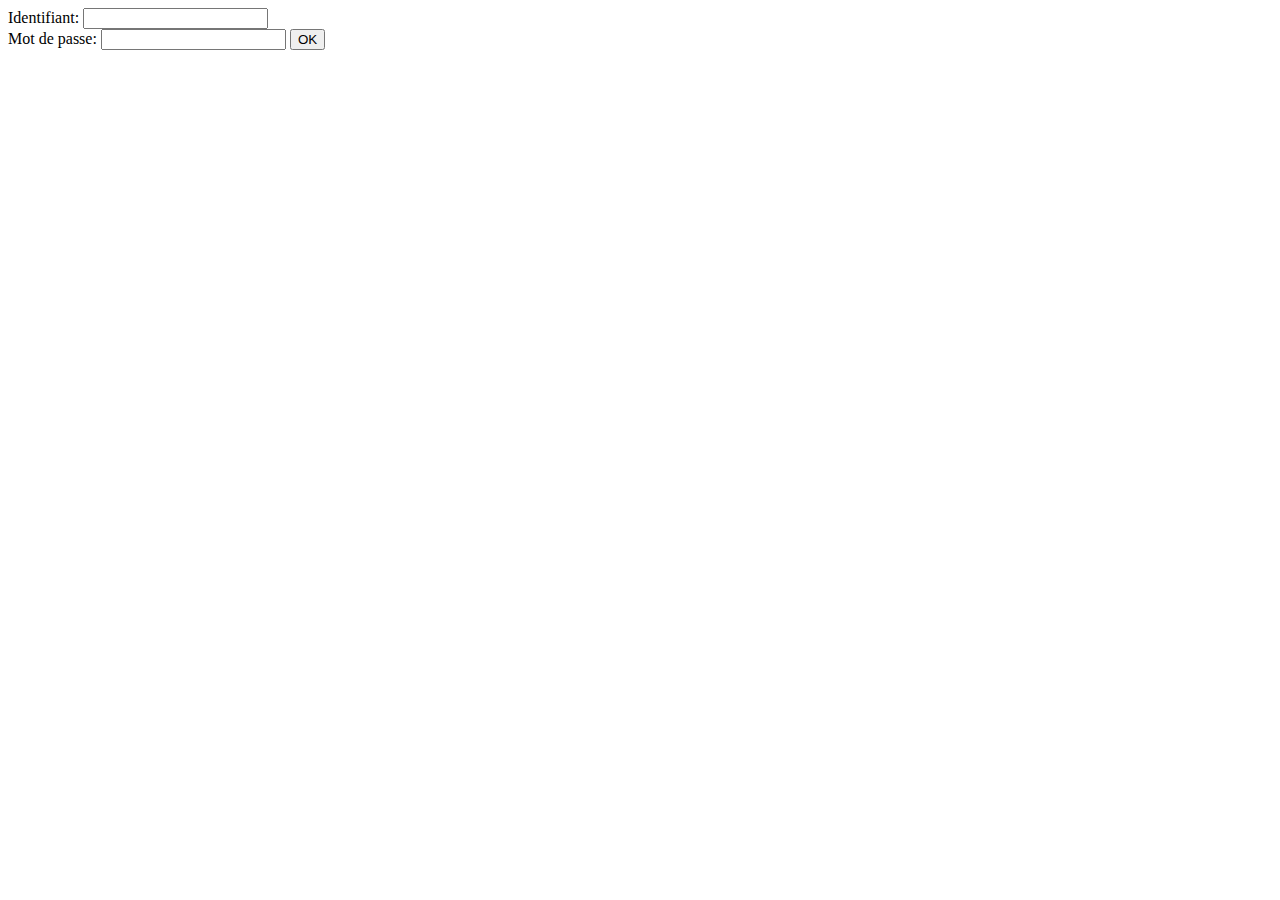
<file: D04/ex01/index.html>
<html><body>
<form action ="create.php" method="post">
    Identifiant: <input type="text" name = "login"/>
    </br>
    Mot de passe: <input type="password" name = "passwd"/>
   <input type="submit" name="submit" value="OK"/>
</form>
</body></html>
</file>
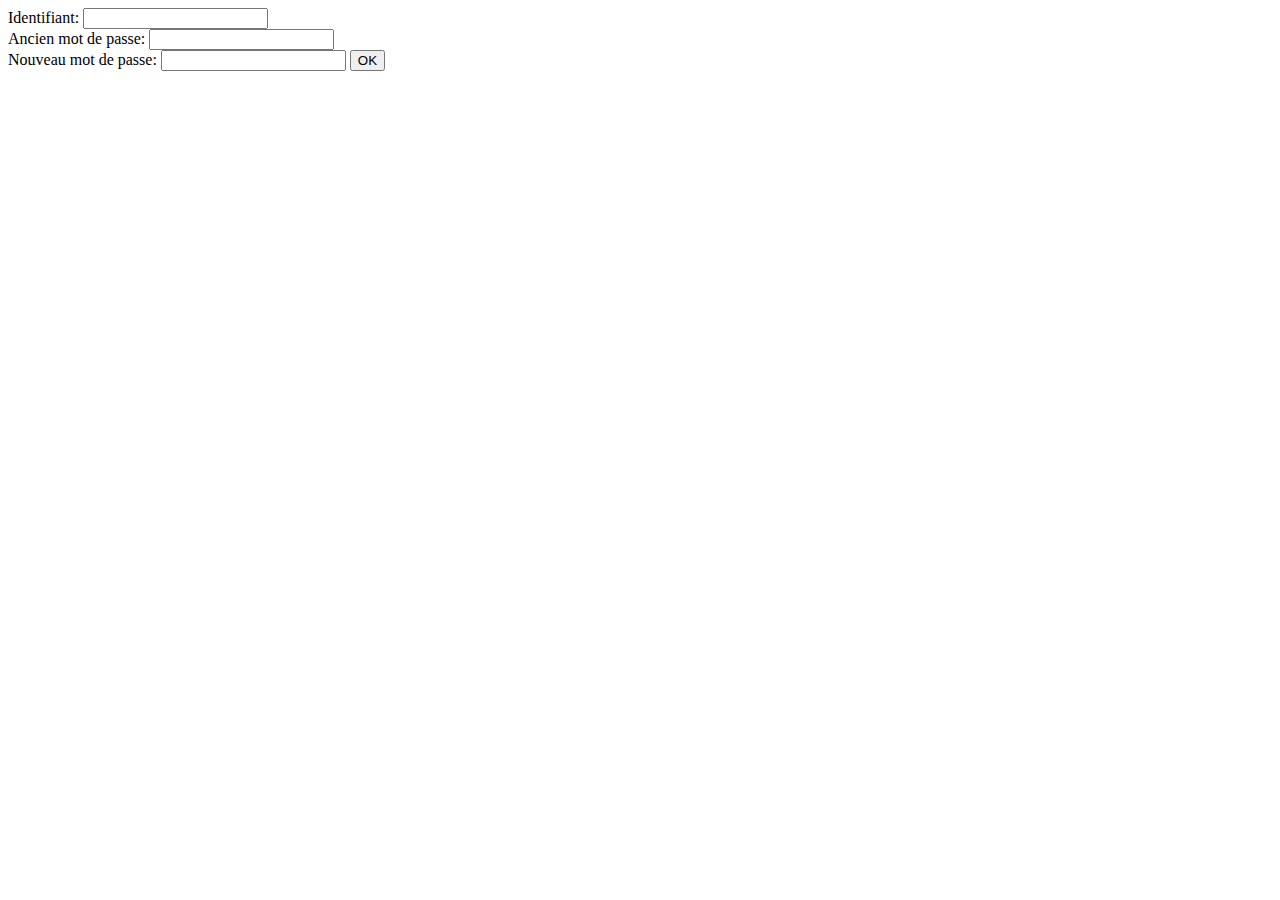
<file: D04/ex02/index.html>
<html><body>
<form action ="modif.php" method="post">
    Identifiant: <input type="text" name = "login"/>
    </br>
    Ancien mot de passe: <input type="password" name = "oldpw"/>
    </br>
    Nouveau mot de passe: <input type="password" name = "newpw"/>
   <input type="submit" name="submit" value="OK"/>
</form>
</body></html>
</file>
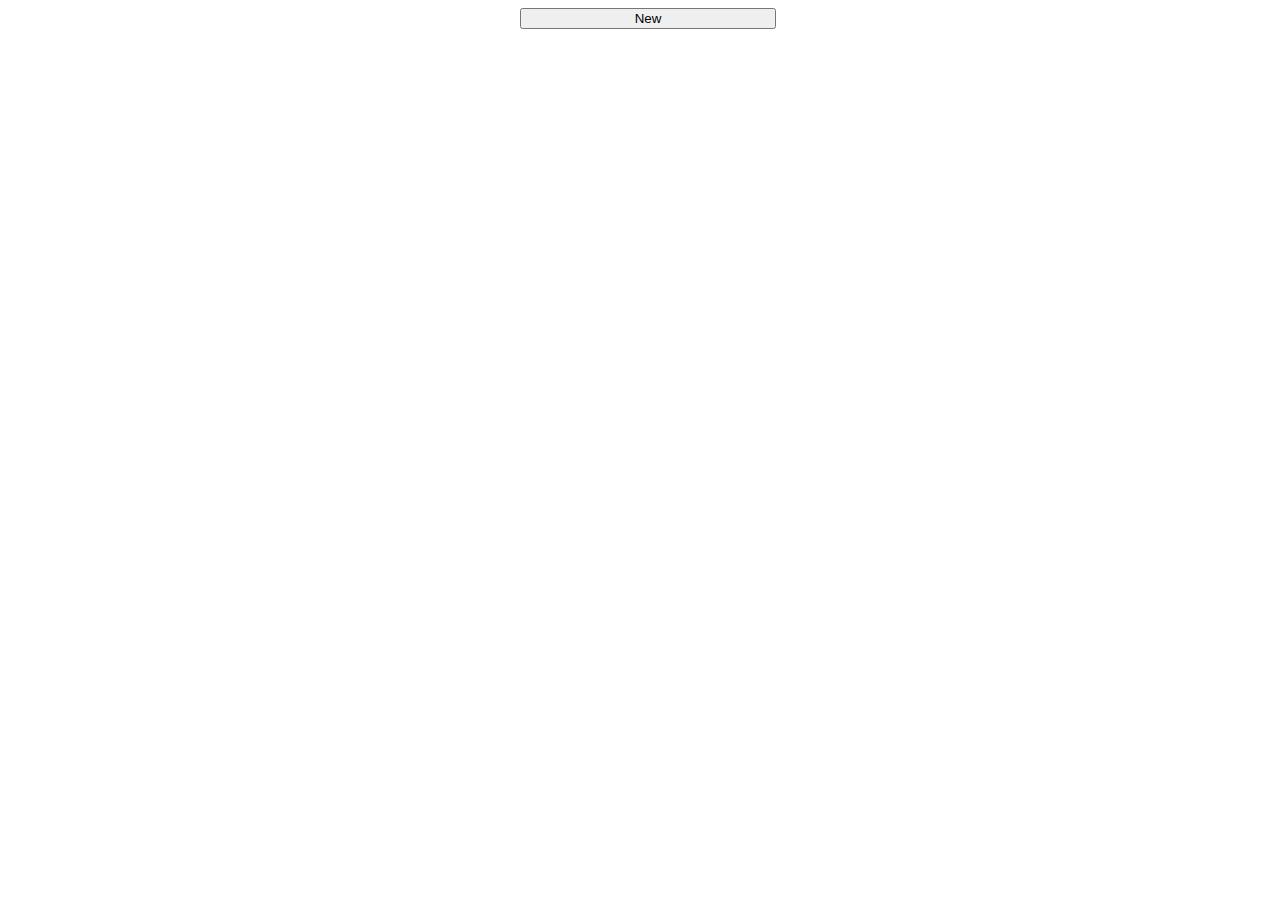
<file: D09/ex02/index.html>
<html>
	<head>
		<title>To do dou dou douuuu</title>
	</head>
	<body>
		<div id='ft_list' style='text-align: center;'>
		</div>
		<button style='margin-left: 40vw; width: 20vw;' onclick="addelem();" > New </button>
		<script type="text/javascript" src="todo.js"></script>
	</body>
</html>
</file>
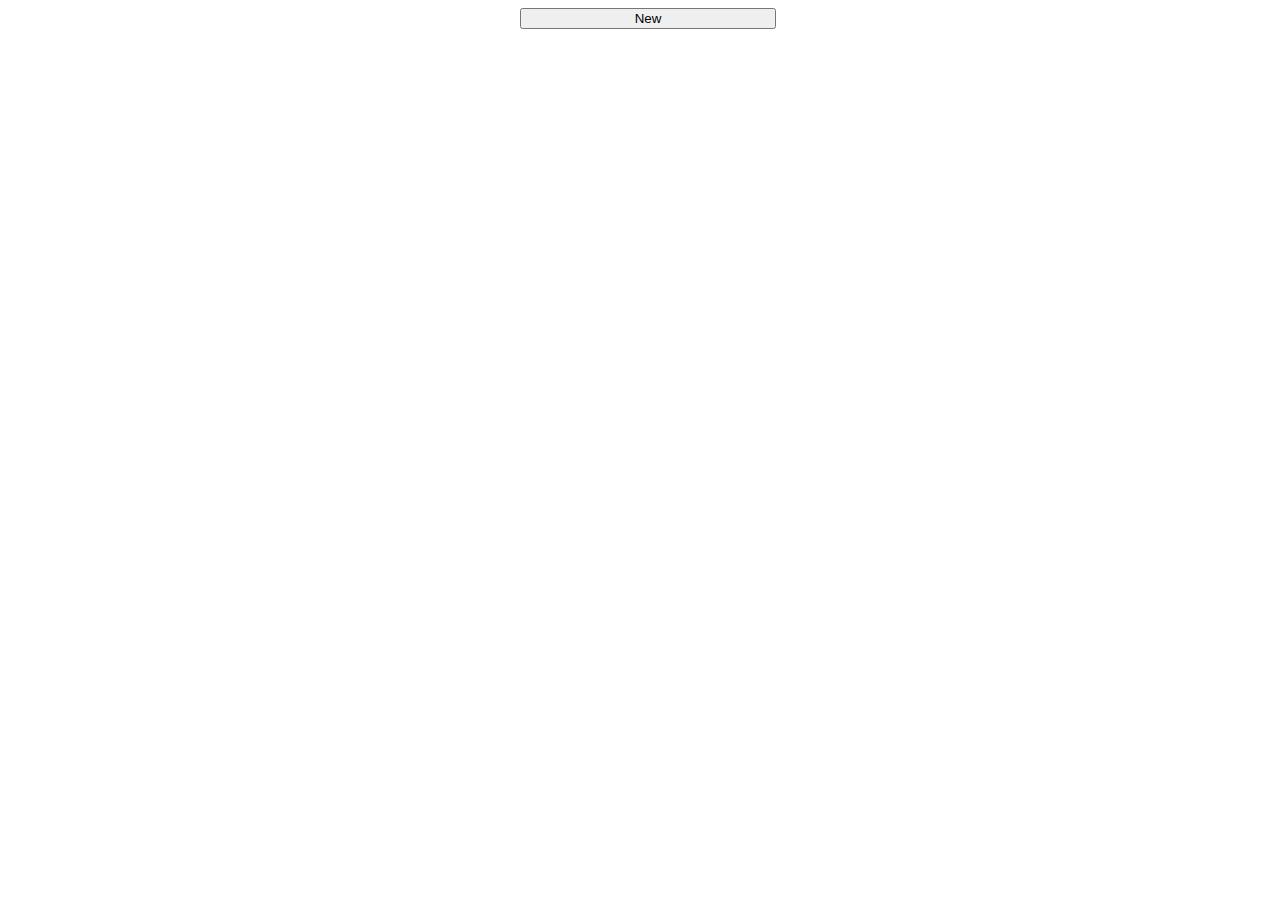
<file: D09/ex02bis/index.html>
<html>
	<head>
		<title>To do dou dou douuuu</title>
	</head>
	<body>
		<div id='ft_list' style='text-align: center;'>
		</div>
		<button style='margin-left: 40vw; width: 20vw;'> New </button>
		<script src="http://code.jquery.com/jquery-1.11.2.min.js"></script>
		<script type="text/javascript" src="todo.js"></script>
	</body>
</html>
</file>
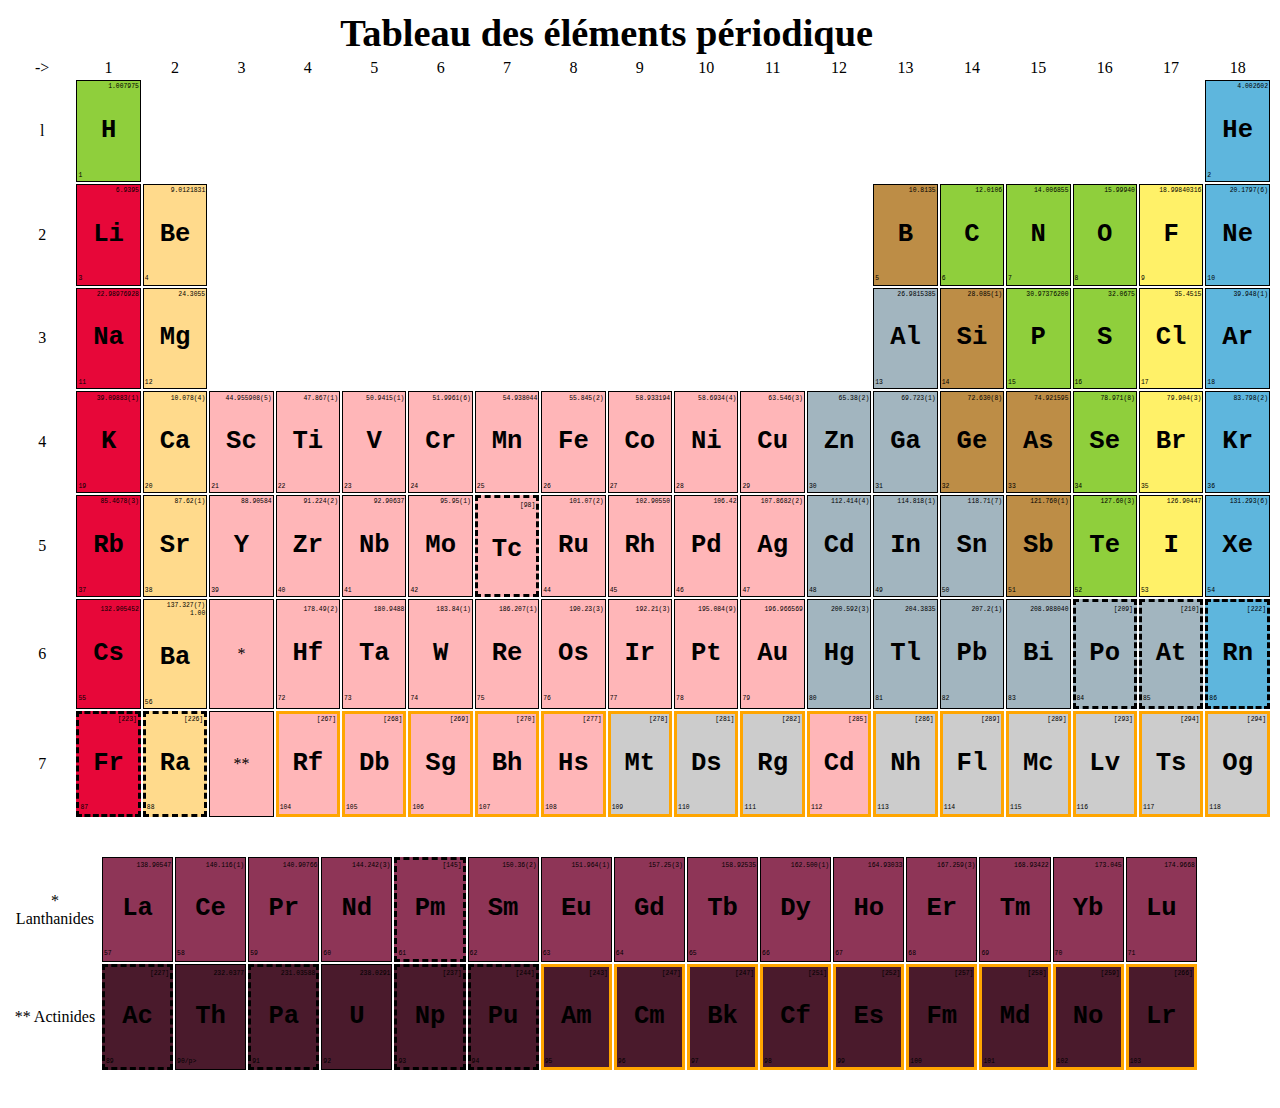
<file: D00/ex01/mendeleiev.html>
<!DOCTYPE html>
<html>
<head>	<meta http-equiv="Content-Type" content="text/html" charset="UTF-8" />
	<title>mendeleiev</title>
	<style>
		body {
			background-image: url("https://d1n7iqsz6ob2ad.cloudfront.net/document/landing/635x200/54cf8cb1d34c0.jpeg");
		}
		h1 {
			color:white;
			text-align: right;
		}
		hr {
			color:grey;
			width: 100%;
		}
		p{
			text-align: center;
			font-family: monospace;
		}
		td{
			text-align: center;
			border: 1px solid black;
			width: 5%;
		}
		.letter{
			font-size: 2vw;
			text-align: center;
			font-weight: bold;
		}
		table{
			width: 100%;
		}
		.number td, .col-num{
			border: none;
		}
		.alcalins{
			background-color: #E70739;
		}
		.alcalino-terreux{
			background-color:#FFDA8C;
		}
		.metaux-transition{
			background-color:#FFB6B8;
		}
		.metaux-pauvre{
			background-color:#A2B5BF;
		}
		.metalloides{
			background-color:#BD8D46;
		}
		.autre-metaux{
			background-color: #8FCF3C;
		}
		.halogenes{
			background-color:#FFF168;
		}
		.gaz-nobles{
			background-color: #5EB6DD;
		}
		.produit{
			border: 3px dashed black;
		}
		.element-synthetique{
			border: 3px solid orange;
		}
		.vide{
			border:none;
		}
		.lanthanides{
			background-color:#8E3557;
		}
		.Actinides{
			background-color: #4A1A2C;
		}
		.non-classe{
			background-color: #CCCCCC;
		}
		thead td{
			border:none;
			font-size: 3vw;

		}
		.number p{
			position: relative;
			font-size: 1vw;
		}
		.atomic{
			text-align: right;
			margin-bottom: 2%;
			margin-top: 2%;
			font-size: 0.5vw;

		}
		.rank{
			float: left;
			margin-bottom: 2%;
			margin-top: 2%;
			font-size: 0.5vw;
		}
	</style>
</head>
<body>
	<table>
	<thead> 
	<tr>
		<td id="title" colspan="18"><strong>Tableau des éléments périodique</strong></td>
	</tr>
	</thead>
		<tr class="number">
			<td>-></td>
			<td>1</td>
			<td>2</td>
			<td>3</td>
			<td>4</td>
			<td>5</td>
			<td>6</td>
			<td>7</td>
			<td>8</td>
			<td>9</td>
			<td>10</td>
			<td>11</td>
			<td>12</td>
			<td>13</td>
			<td>14</td>
			<td>15</td>
			<td>16</td>
			<td>17</td>
			<td>18</td>
		</tr>
		<!-- Ligne 1 -->
		<tr>
			<td class="col-num"> l</td>
			<td class="autre-metaux"><p class="atomic">1.007975</p><p class="letter">H<p><p class="rank">1</p></td>
			<td class="vide" colspan="16"></td>
			<td class="gaz-nobles"><p class="atomic">4.002602</p><p class="letter ">He</p><p class="rank">2</p></td>
		</tr>
		<!-- Ligne 2 -->
		<tr>
			<td class="col-num"> 2</td>
			<td class="alcalins"> <p class="atomic">6.9395</p><p class="letter">Li<p><p class="rank">3</p></td>
			<td class="alcalino-terreux"> <p class="atomic">9.0121831</p> <p class="letter">Be</p><p class="rank">4</p></td>
			<td class="vide" colspan="10"></td>
			<td class="metalloides">  <p class="atomic">10.8135</p><p class="letter ">B</p><p class="rank">5</p></td>
			<td class="autre-metaux"> <p class="atomic">12.0106</p> <p class="letter">C</p><p class="rank">6</p></td>
			<td class="autre-metaux"> <p class="atomic">14.006855</p> <p class="letter">N</p><p class="rank">7</p></td>
			<td class="autre-metaux"> <p class="atomic">15.99940</p> <p class="letter ">O</p><p class="rank">8</p></td>
			<td class="halogenes"> <p class="atomic">18.99840316</p> <p class="letter ">F</p><p class="rank">9</p></td>
			<td class="gaz-nobles"><p class="atomic">20.1797(6)</p> <p class="letter">Ne</p><p class="rank">10</p></td>
		</tr>
			<!-- Ligne 3 -->
		<tr>
			<td class="col-num"> 3</td>
			<td class="alcalins"> <p class="atomic">22.98976928</p><p class="letter">Na<p><p class="rank">11</p></td>
			<td class="alcalino-terreux"><p class="atomic">24.3055</p> <p class="letter"!>Mg</p><p class="rank">12</p></td>
			<td class="vide" colspan="10"></td>
			<td class="metaux-pauvre"> <p class="atomic">26.9815385</p><p class="letter ">Al</p><p class="rank">13</p></td>
			<td class="metalloides"> <p class="atomic">28.085(1)</p> <p class="letter">Si</p><p class="rank">14</p></td>
			<td class="autre-metaux"> <p class="atomic">30.97376200</p> <p class="letter">P</p><p class="rank">15</p></td>
			<td class="autre-metaux"> <p class="atomic">32.0675</p> <p class="letter ">S</p><p class="rank">16</p></td>
			<td class="halogenes"> <p class="atomic">35.4515</p><p class="letter ">Cl</p><p class="rank">17</p></td>
			<td class="gaz-nobles"><p class="atomic">39.948(1)</p> <p class="letter">Ar</p><p class="rank">18</p></td>
		</tr>
				<!-- Ligne 4 -->
		<tr>
			<td class="col-num"> 4</td>
			<td class="alcalins"><p class="atomic">39.09883(1)</p> <p class="letter">K<p><p class="rank">19</p></td>
			<td class="alcalino-terreux"> <p class="atomic">10.078(4)</p><p class="letter"!>Ca</p><p class="rank">20</p></td>
			<td class="metaux-transition"><p class="atomic">44.955908(5)</p>  <p class="letter"!>Sc</p><p class="rank">21</p></td>
			<td class="metaux-transition"> <p class="atomic">47.867(1)</p> <p class="letter"!>Ti</p><p class="rank">22</p></td>
			<td class="metaux-transition"><p class="atomic">50.9415(1)</p>  <p class="letter"!>V</p><p class="rank">23</p></td>
			<td class="metaux-transition"> <p class="atomic">51.9961(6)</p><p class="letter"!>Cr</p><p class="rank">24</p></td>
			<td class="metaux-transition"><p class="atomic">54.938044</p> <p class="letter"!>Mn</p><p class="rank">25</p></td>
			<td class="metaux-transition"><p class="atomic">55.845(2)</p>  <p class="letter"!>Fe</p><p class="rank">26</p></td>
			<td class="metaux-transition"> <p class="atomic">58.933194</p> <p class="letter"!>Co</p><p class="rank">27</p></td>
			<td class="metaux-transition"> <p class="atomic">58.6934(4)</p> <p class="letter"!>Ni</p><p class="rank">28</p></td>
			<td class="metaux-transition"><p class="atomic">63.546(3)</p>  <p class="letter"!>Cu</p><p class="rank">29</p></td>
			<td class="metaux-pauvre"> <p class="atomic">65.38(2)</p> <p class="letter"!>Zn</p><p class="rank">30</p></td>
			<td class="metaux-pauvre">  <p class="atomic">69.723(1)</p><p class="letter ">Ga</p><p class="rank">31</p></td>
			<td class="metalloides"> <p class="atomic">72.630(8)</p> <p class="letter">Ge</p><p class="rank">32</p></td>
			<td class="metalloides"> <p class="atomic">74.921595</p><p class="letter">As</p><p class="rank">33</p></td>
			<td class="autre-metaux"><p class="atomic">78.971(8)</p>  <p class="letter ">Se</p><p class="rank">34</p></td>
			<td class="halogenes"> <p class="atomic">79.904(3)</p> <p class="letter ">Br</p><p class="rank">35</p></td>
			<td class="gaz-nobles"> <p class="atomic">83.798(2)</p> <p class="letter">Kr</p><p class="rank">36</p></td>
		</tr>
		<!-- Ligne 5 -->
		<tr>
			<td class="col-num"> 5</td>
			<td class="alcalins"><p class="atomic">85.4678(3)</p> <p class="letter">Rb<p><p class="rank">37</p></td>
			<td class="alcalino-terreux"> <p class="atomic">87.62(1)</p> <p class="letter"!>Sr</p><p class="rank">38</p></td>
			<td class="metaux-transition"> <p class="atomic">88.90584</p> <p class="letter"!>Y</p><p class="rank">39</p></td>
			<td class="metaux-transition"><p class="atomic">91.224(2)</p> <p class="letter"!>Zr</p><p class="rank">40</p></td>
			<td class="metaux-transition"> <p class="atomic">92.90637</p><p class="letter"!>Nb</p><p class="rank">41</p></td>
			<td class="metaux-transition"> <p class="atomic">95.95(1)</p> <p class="letter"!>Mo</p><p class="rank">42</p></td>
			<td class="metaux-transition produit"> <p class="atomic">[98]</p> <p class="letter"!>Tc</p><p class="rank"43</p></td>
			<td class="metaux-transition"> <p class="atomic">101.07(2)</p> <p class="letter"!>Ru</p><p class="rank">44</p></td>
			<td class="metaux-transition"> <p class="atomic">102.90550</p> <p class="letter"!>Rh</p><p class="rank">45</p></td>
			<td class="metaux-transition"> <p class="atomic">106.42</p> <p class="letter"!>Pd</p><p class="rank">46</p></td>
			<td class="metaux-transition"><p class="atomic">107.8682(2)</p>  <p class="letter"!>Ag</p><p class="rank">47</p></td>
			<td class="metaux-pauvre"> <p class="atomic">112.414(4)</p> <p class="letter"!>Cd</p><p class="rank">48</p></td>
			<td class="metaux-pauvre"> <p class="atomic">114.818(1)</p> <p class="letter ">In</p><p class="rank">49</p></td>
			<td class="metaux-pauvre"> <p class="atomic">118.71(7)</p> <p class="letter">Sn</p><p class="rank">50</p></td>
			<td class="metalloides"> <p class="atomic">121.760(1)</p> <p class="letter">Sb</p><p class="rank">51</p></td>
			<td class="autre-metaux"> <p class="atomic">127.60(3)</p> <p class="letter ">Te</p><p class="rank">52</p></td>
			<td class="halogenes"><p class="atomic">126.90447</p>  <p class="letter ">I</p><p class="rank">53</p></td>
			<td class="gaz-nobles"> <p class="atomic">131.293(6)</p> <p class="letter">Xe</p><p class="rank">54</p></td>
		</tr>
			<!-- Ligne 6 -->
		<tr>
			<td class="col-num"> 6</td>
			<td class="alcalins"><p class="atomic">132.905452</p> <p class="letter">Cs</p><p class="rank">55</p></td>
			<td class="alcalino-terreux"> <p class="atomic">137.327(7)</p><p class="atomic">1.00</p> <p class="letter"!>Ba</p><p class="rank">56</p></td>
			<td class="metaux-transition"> * </td>
			<td class="metaux-transition"><p class="atomic">178.49(2)</p> <p class="letter"!>Hf</p><p class="rank">72</p></td>
			<td class="metaux-transition"><p class="atomic">180.9488</p>  <p class="letter"!>Ta</p><p class="rank">73</p></td>
			<td class="metaux-transition"> <p class="atomic">183.84(1)</p> <p class="letter"!>W</p><p class="rank">74</p></td>
			<td class="metaux-transition "><p class="atomic">186.207(1)</p>  <p class="letter"!>Re</p><p class="rank">75</p></td>
			<td class="metaux-transition"> <p class="atomic">190.23(3)</p> <p class="letter"!>Os</p><p class="rank">76</p></td>
			<td class="metaux-transition"><p class="atomic">192.21(3)</p>  <p class="letter"!>Ir</p><p class="rank">77</p></td>
			<td class="metaux-transition"><p class="atomic">195.084(9)</p>  <p class="letter"!>Pt</p><p class="rank">78</p></td>
			<td class="metaux-transition"><p class="atomic">196.966569</p> <p class="letter"!>Au</p><p class="rank">79</p></td>
			<td class="metaux-pauvre"> <p class="atomic">200.592(3)</p><p class="letter"!>Hg</p><p class="rank">80</p></td>
			<td class="metaux-pauvre"> <p class="atomic">204.3835</p> <p class="letter ">Tl</p><p class="rank">81</p></td>
			<td class="metaux-pauvre"> <p class="atomic">207.2(1)</p> <p class="letter">Pb</p><p class="rank">82</p></td>
			<td class="metaux-pauvre"> <p class="atomic">208.988040</p> <p class="letter">Bi</p><p class="rank">83</p></td>
			<td class="metaux-pauvre produit"> <p class="atomic">[209]</p> <p class="letter ">Po</p><p class="rank">84</p></td>
			<td class="metaux-pauvre produit"> <p class="atomic">[210]</p> <p class="letter ">At</p><p class="rank">85</p></td>
			<td class="gaz-nobles produit"> <p class="atomic">[222]</p> <p class="letter">Rn</p><p class="rank">86</p></td>
		</tr>
			<!-- Ligne 7 -->
		<tr>
			<td class="col-num"> 7</td>
			<td class="alcalins produit"><p class="atomic">[223]</p> <p class="letter">Fr<p><p class="rank">87</p></td>
			<td class="alcalino-terreux produit"><p class="atomic">[226]</p>  <p class="letter"!>Ra</p><p class="rank">88</p></td>
			<td class="metaux-transition"> **</td>
			<td class="metaux-transition element-synthetique"> <p class="atomic">[267]</p> <p class="letter"!>Rf</p><p class="rank">104</p></td>
			<td class="metaux-transition element-synthetique"> <p class="atomic">[268]</p> <p class="letter"!>Db</p><p class="rank">105</p></td>
			<td class="metaux-transition element-synthetique"> <p class="atomic">[269]</p> <p class="letter"!>Sg</p><p class="rank">106</p></td>
			<td class="metaux-transition element-synthetique"><p class="atomic">[270]</p>  <p class="letter"!>Bh</p><p class="rank">107</p></td>
			<td class="metaux-transition element-synthetique"> <p class="atomic">[277]</p> <p class="letter"!>Hs</p><p class="rank">108</p></td>
			<td class="element-synthetique non-classe"> <p class="atomic">[278]</p> <p class="letter"!>Mt</p><p class="rank">109</p></td>
			<td class="element-synthetique non-classe"> <p class="atomic">[281]</p> <p class="letter"!>Ds</p><p class="rank">110</p></td>
			<td class="element-synthetique non-classe"> <p class="atomic">[282]</p> <p class="letter"!>Rg</p><p class="rank">111</p></td>
			<td class="metaux-transition element-synthetique"><p class="atomic">[285]</p>  <p class="letter"!>Cd</p><p class="rank">112</p></td>
			<td class="element-synthetique non-classe"> <p class="atomic">[286]</p> <p class="letter ">Nh</p><p class="rank">113</p></td>
			<td class="element-synthetique non-classe"><p class="atomic">[289]</p> <p class="letter">Fl</p><p class="rank">114</p></td>
			<td class="element-synthetique non-classe"> <p class="atomic">[289]</p><p class="letter">Mc</p><p class="rank">115</p></td>
			<td class="element-synthetique non-classe"> <p class="atomic">[293]</p> <p class="letter ">Lv</p><p class="rank">116</p></td>
			<td class="element-synthetique non-classe"> <p class="atomic">[294]</p> <p class="letter ">Ts</p><p class="rank">117</p></td>
			<td class="element-synthetique non-classe"> <p class="atomic">[294]</p><p class="letter">Og</p><p class="rank">118</p></td>
		</tr>
	</table>
	<br>
	<br>
	<table>
			<!-- Ligne * -->
		<tr>
			<td colspan="3" class="vide" >* Lanthanides</td>
			<td class="lanthanides"><p class="atomic">138.90547</p> <p class="letter"!>La</p><p class="rank">57</p></td>
			<td class="lanthanides"><p class="atomic">140.116(1)</p> <p class="letter"!>Ce</p><p class="rank">58</p></td>
			<td class="lanthanides"><p class="atomic">140.90766</p>  <p class="letter"!>Pr</p><p class="rank">59</p></td>
			<td class="lanthanides"> <p class="atomic">144.242(3)</p> <p class="letter"!>Nd</p><p class="rank">60</p></td>
			<td class="lanthanides produit"><p class="atomic">[145]</p> <p class="letter"!>Pm</p><p class="rank">61</p></td>
			<td class="lanthanides"> <p class="atomic">150.36(2)</p><p class="letter"!>Sm</p><p class="rank">62</p></td>
			<td class="lanthanides"><p class="atomic">151.964(1)</p>  <p class="letter"!>Eu</p><p class="rank">63</p></td>
			<td class="lanthanides"> <p class="atomic">157.25(3)</p> <p class="letter"!>Gd</p><p class="rank">64</p></td>
			<td class="lanthanides"> <p class="atomic">158.92535</p> <p class="letter"!>Tb</p><p class="rank">65</p></td>
			<td class="lanthanides"> <p class="atomic">162.500(1)</p> <p class="letter"!>Dy</p><p class="rank">66</p></td>
			<td class="lanthanides"><p class="atomic">164.93033</p> <p class="letter ">Ho</p><p class="rank">67</p></td>
			<td class="lanthanides"> <p class="atomic">167.259(3)</p> <p class="letter">Er</p><p class="rank">68</p></td>
			<td class="lanthanides"> <p class="atomic">168.93422</p> <p class="letter">Tm</p><p class="rank">69</p></td>
			<td class="lanthanides"> <p class="atomic">173.045</p> <p class="letter ">Yb</p><p class="rank">70</p></td>
			<td class="lanthanides"> <p class="atomic">174.9668</p><p class="letter ">Lu</p><p class="rank">71</p></td>
			<td class="vide" ></td>
		</tr>
			<!-- Ligne **  -->
		<tr>
			<td colspan="3" class="vide" >** Actinides</td>
			<td class="Actinides produit"> <p class="atomic">[227]</p><p class="letter"!>Ac</p><p class="rank">89</p></td>
			<td class="Actinides"> <p class="atomic">232.0377</p> <p class="letter"!>Th</p><p class="rank">90/p></td>
			<td class="Actinides produit"> <p class="atomic">231.03588</p> <p class="letter"!>Pa</p><p class="rank">91</p></td>
			<td class="Actinides"> <p class="atomic">238.0291</p><p class="letter"!>U</p><p class="rank">92</p></td>
			<td class="Actinides produit"> <p class="atomic">[237]</p> <p class="letter"!>Np</p><p class="rank">93</p></td>
			<td class="Actinides produit"><p class="atomic">[244]</p>  <p class="letter"!>Pu</p><p class="rank">94</p></td>
			<td class="Actinides element-synthetique"> <p class="atomic">[243]</p> <p class="letter"!>Am</p><p class="rank">95</p></td>
			<td class="Actinides element-synthetique"> <p class="atomic">[247]</p> <p class="letter"!>Cm</p><p class="rank">96</p></td>
			<td class="Actinides element-synthetique"> <p class="atomic">[247]</p> <p class="letter"!>Bk</p><p class="rank">97</p></td>
			<td class="Actinides element-synthetique"> <p class="atomic">[251]</p> <p class="letter"!>Cf</p><p class="rank">98</p></td>
			<td class="Actinides element-synthetique"> <p class="atomic">[252]</p><p class="letter ">Es</p><p class="rank">99</p></td>
			<td class="Actinides element-synthetique"> <p class="atomic">[257]</p> <p class="letter">Fm</p><p class="rank">100</p></td>
			<td class="Actinides element-synthetique"> <p class="atomic">[258]</p><p class="letter">Md</p><p class="rank">101</p></td>
			<td class="Actinides element-synthetique"> <p class="atomic">[259]</p><p class="letter ">No</p><p class="rank">102</p></td>
			<td class="Actinides element-synthetique"> <p class="atomic">[266]</p> <p class="letter ">Lr</p><p class="rank">103</p></td>
			<td class="vide" ></td>
		</tr>

	</table>
</body>
</html>
</file>
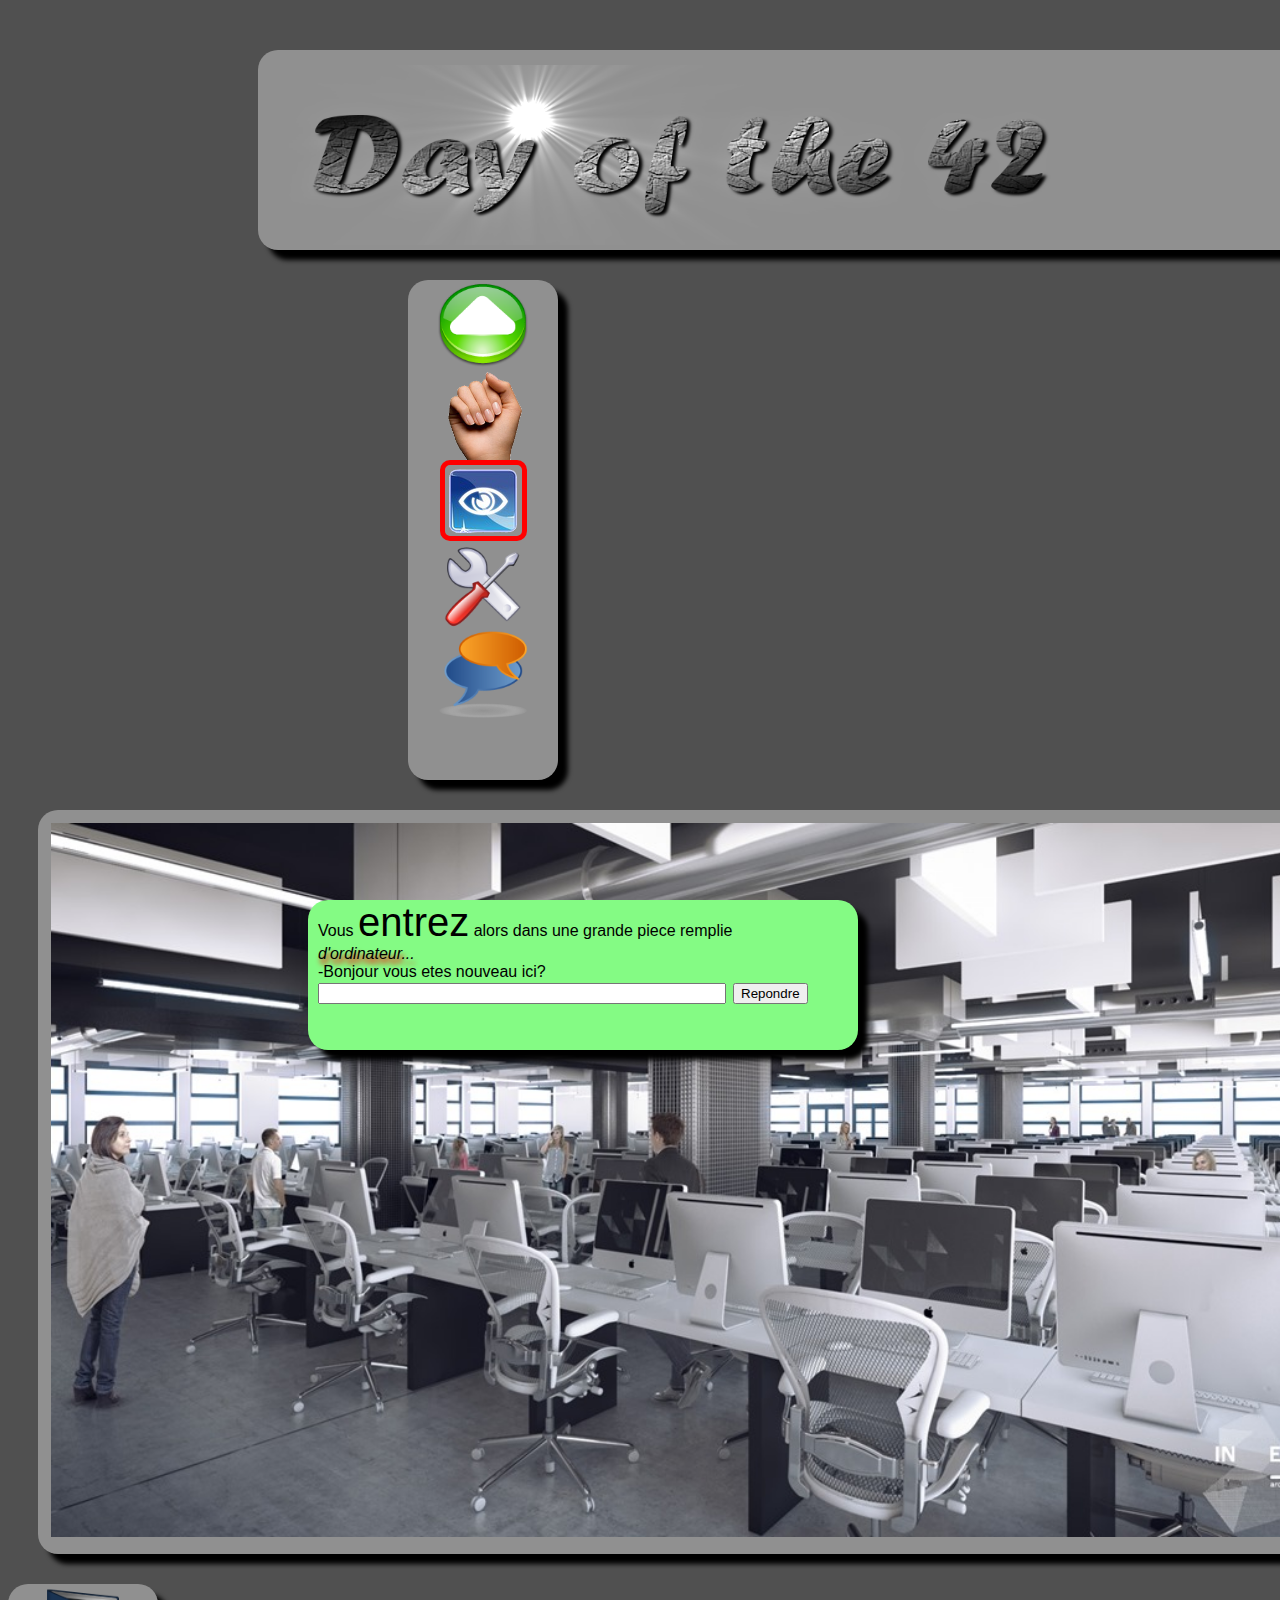
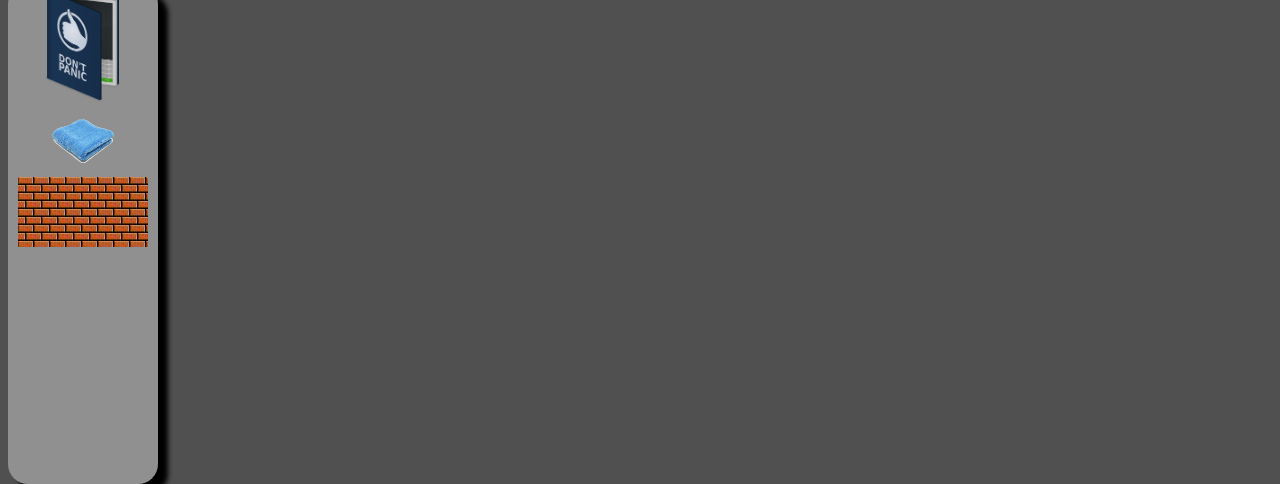
<file: D00/ex02/doft.html>
<!DOCTYPE html>
<html>
<head>
	<meta http-equiv="Content-Type" content="text/html; charset=UTF-8" />
	<link rel="stylesheet" type="text/css" href="doft.css">
	<title>Day of the 42</title>
</head>
<body>
	<div class="side_up">
		<img id="day_of_the_42" src="resources/day_of_the_42.png">
		<img  id="loupe" src="resources/loupe.png">
		<div id="side_right">
			<img id="reload" src="resources/reload.png">
			<img id="close" src="resources/close.gif">
		</div>
	</div>
	<div>
		<div class="colonne dimension_1">
			<img class="col-right" src="resources/arrow.png">
			<img class="col-right" src="resources/main.png">
			<img id="oeil" src="resources/oeil.png">
			<img class="col-right" src="resources/outil.png">
			<img class="col-right" src="resources/chat-icon.png">
		</div>
		<div class="colonne dimension_2">
			<img id="cluster" src="resources/cluster.jpg">
		</div>
		<div class="colonne dimension_3">
			<img class="col-right"  width="100" src="resources/book.png">
			<img class="col-right" width="100" src="resources/towel.png">
			<div id="brick"></div>
			<!-- <img class="col-right" width="100" src="resources/brick.jpg"> -->
		</div>
	</div>
	<div id = "form">
		<form id="intro" >
			Vous <span>entrez</span> alors dans une grande piece remplie </br><em>d'ordinateur...</em></br>
			-Bonjour vous etes nouveau ici?
		</form>
		<input  id="field" type="text" name="nom">
		  <input id="reponse" type="submit" value="Repondre">
	</div>
</body>
</html>
</file>
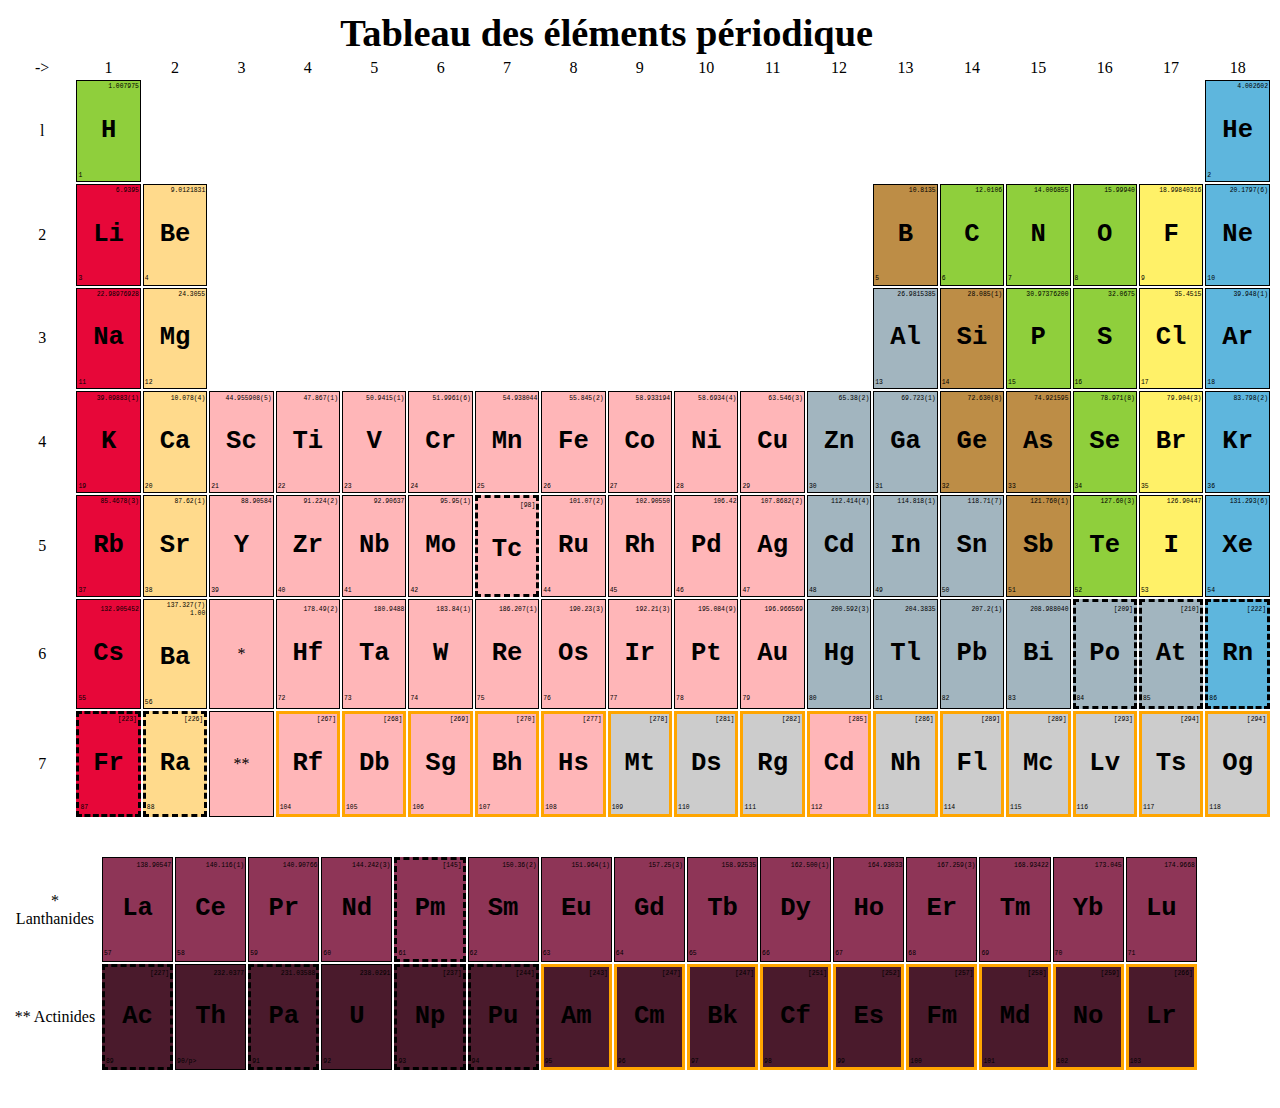
<file: D00/ex03/responsive.html>
<!DOCTYPE html>
<html>
<head>	<meta http-equiv="Content-Type" content="text/html" charset="UTF-8" />
	<link rel="stylesheet" type="text/css" href="responsive.css">
	<title>mendeleiev</title>
</head>
<body>
	<table>
	<thead> 
	<tr>
		<td id="title" colspan="18"><strong>Tableau des éléments périodique</strong></td>
	</tr>
	</thead>
		<tr class="number">
			<td>-></td>
			<td>1</td>
			<td>2</td>
			<td>3</td>
			<td>4</td>
			<td>5</td>
			<td>6</td>
			<td>7</td>
			<td>8</td>
			<td>9</td>
			<td>10</td>
			<td>11</td>
			<td>12</td>
			<td>13</td>
			<td>14</td>
			<td>15</td>
			<td>16</td>
			<td>17</td>
			<td>18</td>
		</tr>
		<!-- Ligne 1 -->
		<tr>
			<td class="col-num"> l</td>
			<td class="autre-metaux"><p class="atomic">1.007975</p><p class="letter">H<p><p class="rank">1</p></td>
			<td class="vide" colspan="16"></td>
			<td class="gaz-nobles"><p class="atomic">4.002602</p><p class="letter ">He</p><p class="rank">2</p></td>
		</tr>
		<!-- Ligne 2 -->
		<tr>
			<td class="col-num"> 2</td>
			<td class="alcalins"> <p class="atomic">6.9395</p><p class="letter">Li<p><p class="rank">3</p></td>
			<td class="alcalino-terreux"> <p class="atomic">9.0121831</p> <p class="letter">Be</p><p class="rank">4</p></td>
			<td class="vide" colspan="10"></td>
			<td class="metalloides">  <p class="atomic">10.8135</p><p class="letter ">B</p><p class="rank">5</p></td>
			<td class="autre-metaux"> <p class="atomic">12.0106</p> <p class="letter">C</p><p class="rank">6</p></td>
			<td class="autre-metaux"> <p class="atomic">14.006855</p> <p class="letter">N</p><p class="rank">7</p></td>
			<td class="autre-metaux"> <p class="atomic">15.99940</p> <p class="letter ">O</p><p class="rank">8</p></td>
			<td class="halogenes"> <p class="atomic">18.99840316</p> <p class="letter ">F</p><p class="rank">9</p></td>
			<td class="gaz-nobles"><p class="atomic">20.1797(6)</p> <p class="letter">Ne</p><p class="rank">10</p></td>
		</tr>
			<!-- Ligne 3 -->
		<tr>
			<td class="col-num"> 3</td>
			<td class="alcalins"> <p class="atomic">22.98976928</p><p class="letter">Na<p><p class="rank">11</p></td>
			<td class="alcalino-terreux"><p class="atomic">24.3055</p> <p class="letter"!>Mg</p><p class="rank">12</p></td>
			<td class="vide" colspan="10"></td>
			<td class="metaux-pauvre"> <p class="atomic">26.9815385</p><p class="letter ">Al</p><p class="rank">13</p></td>
			<td class="metalloides"> <p class="atomic">28.085(1)</p> <p class="letter">Si</p><p class="rank">14</p></td>
			<td class="autre-metaux"> <p class="atomic">30.97376200</p> <p class="letter">P</p><p class="rank">15</p></td>
			<td class="autre-metaux"> <p class="atomic">32.0675</p> <p class="letter ">S</p><p class="rank">16</p></td>
			<td class="halogenes"> <p class="atomic">35.4515</p><p class="letter ">Cl</p><p class="rank">17</p></td>
			<td class="gaz-nobles"><p class="atomic">39.948(1)</p> <p class="letter">Ar</p><p class="rank">18</p></td>
		</tr>
				<!-- Ligne 4 -->
		<tr>
			<td class="col-num"> 4</td>
			<td class="alcalins"><p class="atomic">39.09883(1)</p> <p class="letter">K<p><p class="rank">19</p></td>
			<td class="alcalino-terreux"> <p class="atomic">10.078(4)</p><p class="letter"!>Ca</p><p class="rank">20</p></td>
			<td class="metaux-transition"><p class="atomic">44.955908(5)</p>  <p class="letter"!>Sc</p><p class="rank">21</p></td>
			<td class="metaux-transition"> <p class="atomic">47.867(1)</p> <p class="letter"!>Ti</p><p class="rank">22</p></td>
			<td class="metaux-transition"><p class="atomic">50.9415(1)</p>  <p class="letter"!>V</p><p class="rank">23</p></td>
			<td class="metaux-transition"> <p class="atomic">51.9961(6)</p><p class="letter"!>Cr</p><p class="rank">24</p></td>
			<td class="metaux-transition"><p class="atomic">54.938044</p> <p class="letter"!>Mn</p><p class="rank">25</p></td>
			<td class="metaux-transition"><p class="atomic">55.845(2)</p>  <p class="letter"!>Fe</p><p class="rank">26</p></td>
			<td class="metaux-transition"> <p class="atomic">58.933194</p> <p class="letter"!>Co</p><p class="rank">27</p></td>
			<td class="metaux-transition"> <p class="atomic">58.6934(4)</p> <p class="letter"!>Ni</p><p class="rank">28</p></td>
			<td class="metaux-transition"><p class="atomic">63.546(3)</p>  <p class="letter"!>Cu</p><p class="rank">29</p></td>
			<td class="metaux-pauvre"> <p class="atomic">65.38(2)</p> <p class="letter"!>Zn</p><p class="rank">30</p></td>
			<td class="metaux-pauvre">  <p class="atomic">69.723(1)</p><p class="letter ">Ga</p><p class="rank">31</p></td>
			<td class="metalloides"> <p class="atomic">72.630(8)</p> <p class="letter">Ge</p><p class="rank">32</p></td>
			<td class="metalloides"> <p class="atomic">74.921595</p><p class="letter">As</p><p class="rank">33</p></td>
			<td class="autre-metaux"><p class="atomic">78.971(8)</p>  <p class="letter ">Se</p><p class="rank">34</p></td>
			<td class="halogenes"> <p class="atomic">79.904(3)</p> <p class="letter ">Br</p><p class="rank">35</p></td>
			<td class="gaz-nobles"> <p class="atomic">83.798(2)</p> <p class="letter">Kr</p><p class="rank">36</p></td>
		</tr>
		<!-- Ligne 5 -->
		<tr>
			<td class="col-num"> 5</td>
			<td class="alcalins"><p class="atomic">85.4678(3)</p> <p class="letter">Rb<p><p class="rank">37</p></td>
			<td class="alcalino-terreux"> <p class="atomic">87.62(1)</p> <p class="letter"!>Sr</p><p class="rank">38</p></td>
			<td class="metaux-transition"> <p class="atomic">88.90584</p> <p class="letter"!>Y</p><p class="rank">39</p></td>
			<td class="metaux-transition"><p class="atomic">91.224(2)</p> <p class="letter"!>Zr</p><p class="rank">40</p></td>
			<td class="metaux-transition"> <p class="atomic">92.90637</p><p class="letter"!>Nb</p><p class="rank">41</p></td>
			<td class="metaux-transition"> <p class="atomic">95.95(1)</p> <p class="letter"!>Mo</p><p class="rank">42</p></td>
			<td class="metaux-transition produit"> <p class="atomic">[98]</p> <p class="letter"!>Tc</p><p class="rank"43</p></td>
			<td class="metaux-transition"> <p class="atomic">101.07(2)</p> <p class="letter"!>Ru</p><p class="rank">44</p></td>
			<td class="metaux-transition"> <p class="atomic">102.90550</p> <p class="letter"!>Rh</p><p class="rank">45</p></td>
			<td class="metaux-transition"> <p class="atomic">106.42</p> <p class="letter"!>Pd</p><p class="rank">46</p></td>
			<td class="metaux-transition"><p class="atomic">107.8682(2)</p>  <p class="letter"!>Ag</p><p class="rank">47</p></td>
			<td class="metaux-pauvre"> <p class="atomic">112.414(4)</p> <p class="letter"!>Cd</p><p class="rank">48</p></td>
			<td class="metaux-pauvre"> <p class="atomic">114.818(1)</p> <p class="letter ">In</p><p class="rank">49</p></td>
			<td class="metaux-pauvre"> <p class="atomic">118.71(7)</p> <p class="letter">Sn</p><p class="rank">50</p></td>
			<td class="metalloides"> <p class="atomic">121.760(1)</p> <p class="letter">Sb</p><p class="rank">51</p></td>
			<td class="autre-metaux"> <p class="atomic">127.60(3)</p> <p class="letter ">Te</p><p class="rank">52</p></td>
			<td class="halogenes"><p class="atomic">126.90447</p>  <p class="letter ">I</p><p class="rank">53</p></td>
			<td class="gaz-nobles"> <p class="atomic">131.293(6)</p> <p class="letter">Xe</p><p class="rank">54</p></td>
		</tr>
			<!-- Ligne 6 -->
		<tr>
			<td class="col-num"> 6</td>
			<td class="alcalins"><p class="atomic">132.905452</p> <p class="letter">Cs</p><p class="rank">55</p></td>
			<td class="alcalino-terreux"> <p class="atomic">137.327(7)</p><p class="atomic">1.00</p> <p class="letter"!>Ba</p><p class="rank">56</p></td>
			<td class="metaux-transition"> * </td>
			<td class="metaux-transition"><p class="atomic">178.49(2)</p> <p class="letter"!>Hf</p><p class="rank">72</p></td>
			<td class="metaux-transition"><p class="atomic">180.9488</p>  <p class="letter"!>Ta</p><p class="rank">73</p></td>
			<td class="metaux-transition"> <p class="atomic">183.84(1)</p> <p class="letter"!>W</p><p class="rank">74</p></td>
			<td class="metaux-transition "><p class="atomic">186.207(1)</p>  <p class="letter"!>Re</p><p class="rank">75</p></td>
			<td class="metaux-transition"> <p class="atomic">190.23(3)</p> <p class="letter"!>Os</p><p class="rank">76</p></td>
			<td class="metaux-transition"><p class="atomic">192.21(3)</p>  <p class="letter"!>Ir</p><p class="rank">77</p></td>
			<td class="metaux-transition"><p class="atomic">195.084(9)</p>  <p class="letter"!>Pt</p><p class="rank">78</p></td>
			<td class="metaux-transition"><p class="atomic">196.966569</p> <p class="letter"!>Au</p><p class="rank">79</p></td>
			<td class="metaux-pauvre"> <p class="atomic">200.592(3)</p><p class="letter"!>Hg</p><p class="rank">80</p></td>
			<td class="metaux-pauvre"> <p class="atomic">204.3835</p> <p class="letter ">Tl</p><p class="rank">81</p></td>
			<td class="metaux-pauvre"> <p class="atomic">207.2(1)</p> <p class="letter">Pb</p><p class="rank">82</p></td>
			<td class="metaux-pauvre"> <p class="atomic">208.988040</p> <p class="letter">Bi</p><p class="rank">83</p></td>
			<td class="metaux-pauvre produit"> <p class="atomic">[209]</p> <p class="letter ">Po</p><p class="rank">84</p></td>
			<td class="metaux-pauvre produit"> <p class="atomic">[210]</p> <p class="letter ">At</p><p class="rank">85</p></td>
			<td class="gaz-nobles produit"> <p class="atomic">[222]</p> <p class="letter">Rn</p><p class="rank">86</p></td>
		</tr>
			<!-- Ligne 7 -->
		<tr>
			<td class="col-num"> 7</td>
			<td class="alcalins produit"><p class="atomic">[223]</p> <p class="letter">Fr<p><p class="rank">87</p></td>
			<td class="alcalino-terreux produit"><p class="atomic">[226]</p>  <p class="letter"!>Ra</p><p class="rank">88</p></td>
			<td class="metaux-transition"> **</td>
			<td class="metaux-transition element-synthetique"> <p class="atomic">[267]</p> <p class="letter"!>Rf</p><p class="rank">104</p></td>
			<td class="metaux-transition element-synthetique"> <p class="atomic">[268]</p> <p class="letter"!>Db</p><p class="rank">105</p></td>
			<td class="metaux-transition element-synthetique"> <p class="atomic">[269]</p> <p class="letter"!>Sg</p><p class="rank">106</p></td>
			<td class="metaux-transition element-synthetique"><p class="atomic">[270]</p>  <p class="letter"!>Bh</p><p class="rank">107</p></td>
			<td class="metaux-transition element-synthetique"> <p class="atomic">[277]</p> <p class="letter"!>Hs</p><p class="rank">108</p></td>
			<td class="element-synthetique non-classe"> <p class="atomic">[278]</p> <p class="letter"!>Mt</p><p class="rank">109</p></td>
			<td class="element-synthetique non-classe"> <p class="atomic">[281]</p> <p class="letter"!>Ds</p><p class="rank">110</p></td>
			<td class="element-synthetique non-classe"> <p class="atomic">[282]</p> <p class="letter"!>Rg</p><p class="rank">111</p></td>
			<td class="metaux-transition element-synthetique"><p class="atomic">[285]</p>  <p class="letter"!>Cd</p><p class="rank">112</p></td>
			<td class="element-synthetique non-classe"> <p class="atomic">[286]</p> <p class="letter ">Nh</p><p class="rank">113</p></td>
			<td class="element-synthetique non-classe"><p class="atomic">[289]</p> <p class="letter">Fl</p><p class="rank">114</p></td>
			<td class="element-synthetique non-classe"> <p class="atomic">[289]</p><p class="letter">Mc</p><p class="rank">115</p></td>
			<td class="element-synthetique non-classe"> <p class="atomic">[293]</p> <p class="letter ">Lv</p><p class="rank">116</p></td>
			<td class="element-synthetique non-classe"> <p class="atomic">[294]</p> <p class="letter ">Ts</p><p class="rank">117</p></td>
			<td class="element-synthetique non-classe"> <p class="atomic">[294]</p><p class="letter">Og</p><p class="rank">118</p></td>
		</tr>
	</table>
	<br>
	<br>
	<table>
			<!-- Ligne * -->
		<tr>
			<td colspan="3" class="vide" >* Lanthanides</td>
			<td class="lanthanides"><p class="atomic">138.90547</p> <p class="letter"!>La</p><p class="rank">57</p></td>
			<td class="lanthanides"><p class="atomic">140.116(1)</p> <p class="letter"!>Ce</p><p class="rank">58</p></td>
			<td class="lanthanides"><p class="atomic">140.90766</p>  <p class="letter"!>Pr</p><p class="rank">59</p></td>
			<td class="lanthanides"> <p class="atomic">144.242(3)</p> <p class="letter"!>Nd</p><p class="rank">60</p></td>
			<td class="lanthanides produit"><p class="atomic">[145]</p> <p class="letter"!>Pm</p><p class="rank">61</p></td>
			<td class="lanthanides"> <p class="atomic">150.36(2)</p><p class="letter"!>Sm</p><p class="rank">62</p></td>
			<td class="lanthanides"><p class="atomic">151.964(1)</p>  <p class="letter"!>Eu</p><p class="rank">63</p></td>
			<td class="lanthanides"> <p class="atomic">157.25(3)</p> <p class="letter"!>Gd</p><p class="rank">64</p></td>
			<td class="lanthanides"> <p class="atomic">158.92535</p> <p class="letter"!>Tb</p><p class="rank">65</p></td>
			<td class="lanthanides"> <p class="atomic">162.500(1)</p> <p class="letter"!>Dy</p><p class="rank">66</p></td>
			<td class="lanthanides"><p class="atomic">164.93033</p> <p class="letter ">Ho</p><p class="rank">67</p></td>
			<td class="lanthanides"> <p class="atomic">167.259(3)</p> <p class="letter">Er</p><p class="rank">68</p></td>
			<td class="lanthanides"> <p class="atomic">168.93422</p> <p class="letter">Tm</p><p class="rank">69</p></td>
			<td class="lanthanides"> <p class="atomic">173.045</p> <p class="letter ">Yb</p><p class="rank">70</p></td>
			<td class="lanthanides"> <p class="atomic">174.9668</p><p class="letter ">Lu</p><p class="rank">71</p></td>
			<td class="vide" ></td>
		</tr>
			<!-- Ligne **  -->
		<tr>
			<td colspan="3" class="vide" >** Actinides</td>
			<td class="Actinides produit"> <p class="atomic">[227]</p><p class="letter"!>Ac</p><p class="rank">89</p></td>
			<td class="Actinides"> <p class="atomic">232.0377</p> <p class="letter"!>Th</p><p class="rank">90/p></td>
			<td class="Actinides produit"> <p class="atomic">231.03588</p> <p class="letter"!>Pa</p><p class="rank">91</p></td>
			<td class="Actinides"> <p class="atomic">238.0291</p><p class="letter"!>U</p><p class="rank">92</p></td>
			<td class="Actinides produit"> <p class="atomic">[237]</p> <p class="letter"!>Np</p><p class="rank">93</p></td>
			<td class="Actinides produit"><p class="atomic">[244]</p>  <p class="letter"!>Pu</p><p class="rank">94</p></td>
			<td class="Actinides element-synthetique"> <p class="atomic">[243]</p> <p class="letter"!>Am</p><p class="rank">95</p></td>
			<td class="Actinides element-synthetique"> <p class="atomic">[247]</p> <p class="letter"!>Cm</p><p class="rank">96</p></td>
			<td class="Actinides element-synthetique"> <p class="atomic">[247]</p> <p class="letter"!>Bk</p><p class="rank">97</p></td>
			<td class="Actinides element-synthetique"> <p class="atomic">[251]</p> <p class="letter"!>Cf</p><p class="rank">98</p></td>
			<td class="Actinides element-synthetique"> <p class="atomic">[252]</p><p class="letter ">Es</p><p class="rank">99</p></td>
			<td class="Actinides element-synthetique"> <p class="atomic">[257]</p> <p class="letter">Fm</p><p class="rank">100</p></td>
			<td class="Actinides element-synthetique"> <p class="atomic">[258]</p><p class="letter">Md</p><p class="rank">101</p></td>
			<td class="Actinides element-synthetique"> <p class="atomic">[259]</p><p class="letter ">No</p><p class="rank">102</p></td>
			<td class="Actinides element-synthetique"> <p class="atomic">[266]</p> <p class="letter ">Lr</p><p class="rank">103</p></td>
			<td class="vide" ></td>
		</tr>

	</table>
</body>
</html>
</file>
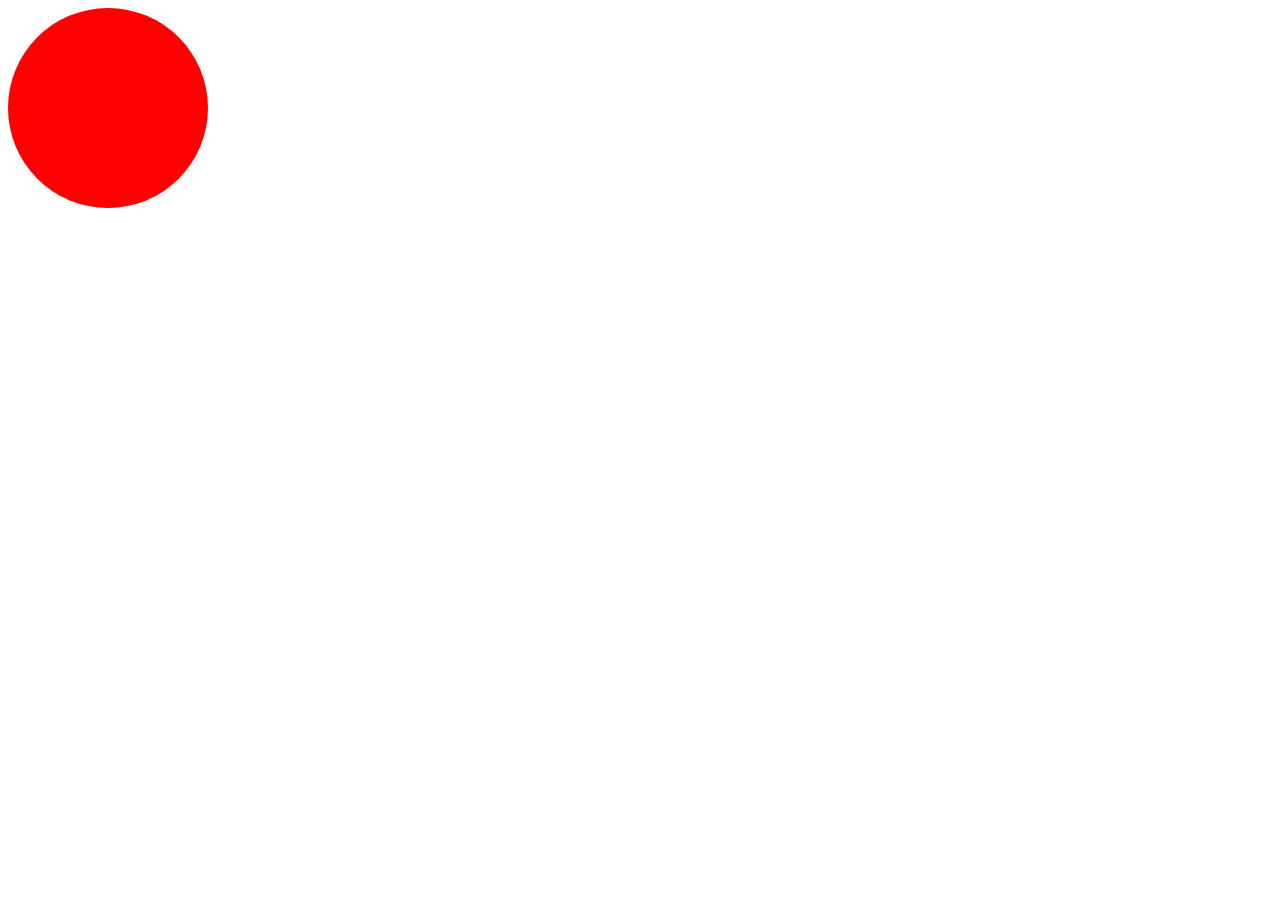
<file: D09/ex00/balloon.html>
<html>
	<head>
		<title> Baloon </title>
	</head>
	<body id="two">
		<div id="one" onclick="fct();" onmouseout="fct2();" style='width: 200px; height: 200px; background-color: red; border-radius: 200px'>
		</div>
		<script>
			var element = document.getElementById('one');
			var elem = document.getElementById('two');
			var size = 200;
			var color = 'red';
			function fct(){
				size = size + 10;
				if (color == 'red')
					color = 'green';
				else if (color == 'green')
					color = 'blue';
				else if (color == 'blue')
					color = 'red';
				if (size >= 420)
					size = 200;
				element.setAttribute('style', 'width: '+size+'px; height: '+size+'px; border-radius: '+size+'px; background-color:'+color+';');
				var_text = document.createTextNode('');
				element.appendChild(var_text);
				elem.appendChild(element);
			}
			function fct2(){
				if (size > 200)
				size = size - 5;
				if (color == 'green')
				color = 'red';
				else if (color == 'blue')
				color = 'green';
				else if (color == 'red')
				color = 'blue';
				element.setAttribute('style', 'width: '+size+'px; height: '+size+'px; border-radius: '+size+'px; background-color:'+color+';');
				var_text = document.createTextNode('');
				element.appendChild(var_text);
				elem.appendChild(element);
			}
		</script>
	</body>
</html>
</file>
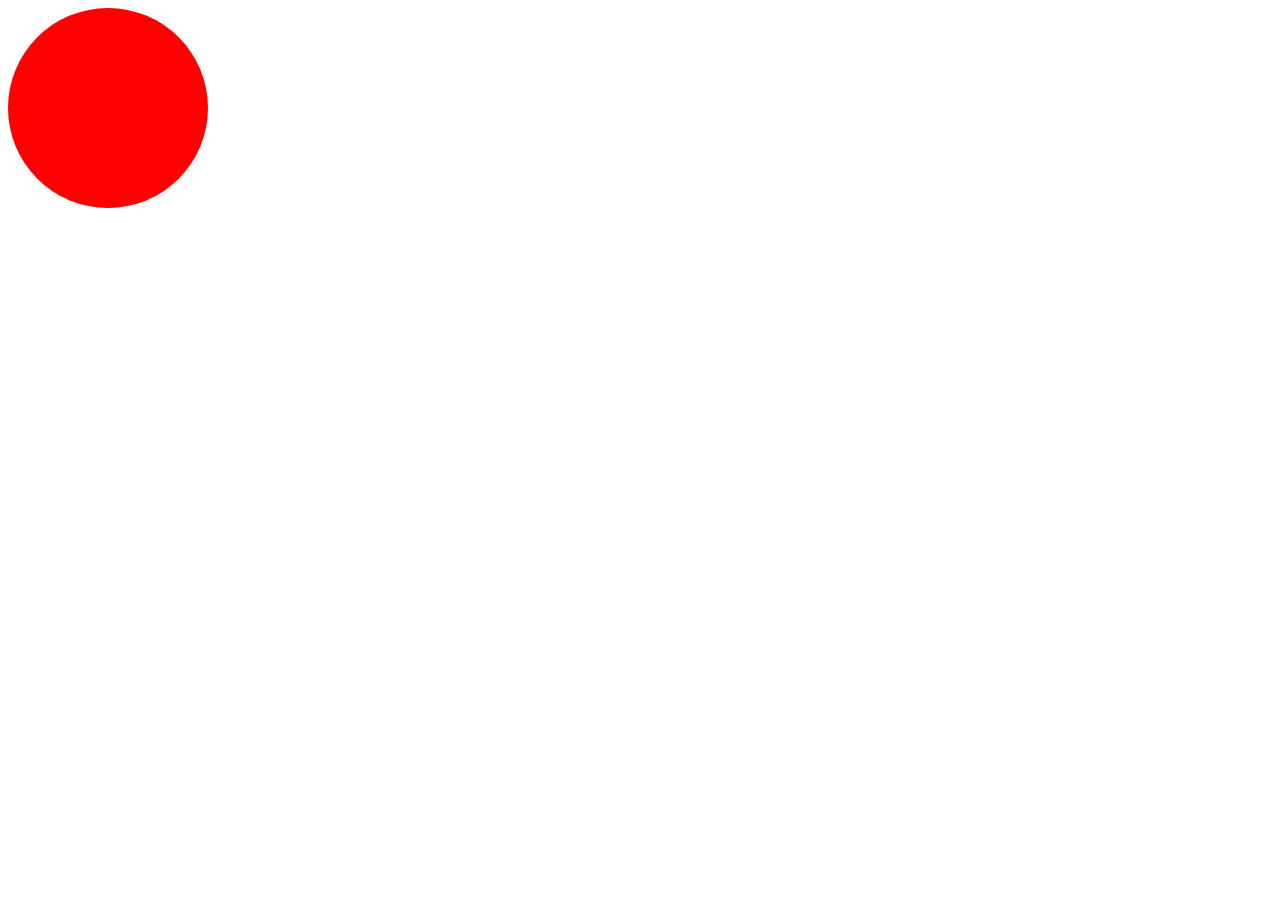
<file: D09/ex00bis/balloon.html>
<html>
	<head>
		<title> Baloon </title>
		<script src="http://code.jquery.com/jquery-1.11.2.min.js"></script>
	</head>
	<body id="two">
		<div id="one" style='width: 200px; height: 200px; background-color: red; border-radius: 200px'>
		</div>
		<script>
			var element = $("#one");
			var elem = $("#two");
			var size = 200;
			var color = 'red';
			$("div").click(function() {
				size = size + 10;
				if (color == 'red')
				color = 'green';
				else if (color == 'green')
				color = 'blue';
				else if (color == 'blue')
				color = 'red';
				if (size >= 420)
				size = 200;
				element.css('width', size + 'px');
				element.css('height', size + 'px');
				element.css('border-radius', size + 'px');
				element.css('background-color', color);
				var_text = document.createTextNode('');
				element.appendChild(var_text);
				elem.appendChild(element);
			});
			$("div").on({
				mouseleave: function() {
				if (color == 'green')
				color = 'red';
				else if (color == 'blue')
				color = 'green';
				else if (color == 'red')
				color = 'blue';
				if (size > 200)
				size = size - 5;
				element.css('width', size + 'px');
				element.css('height', size + 'px');
				element.css('border-radius', size + 'px');
				element.css('background-color', color);
				var_text = document.createTextNode('');
				element.appendChild(var_text);
				elem.appendChild(element);
				}
			});
		</script>
	</body>
</html>
</file>
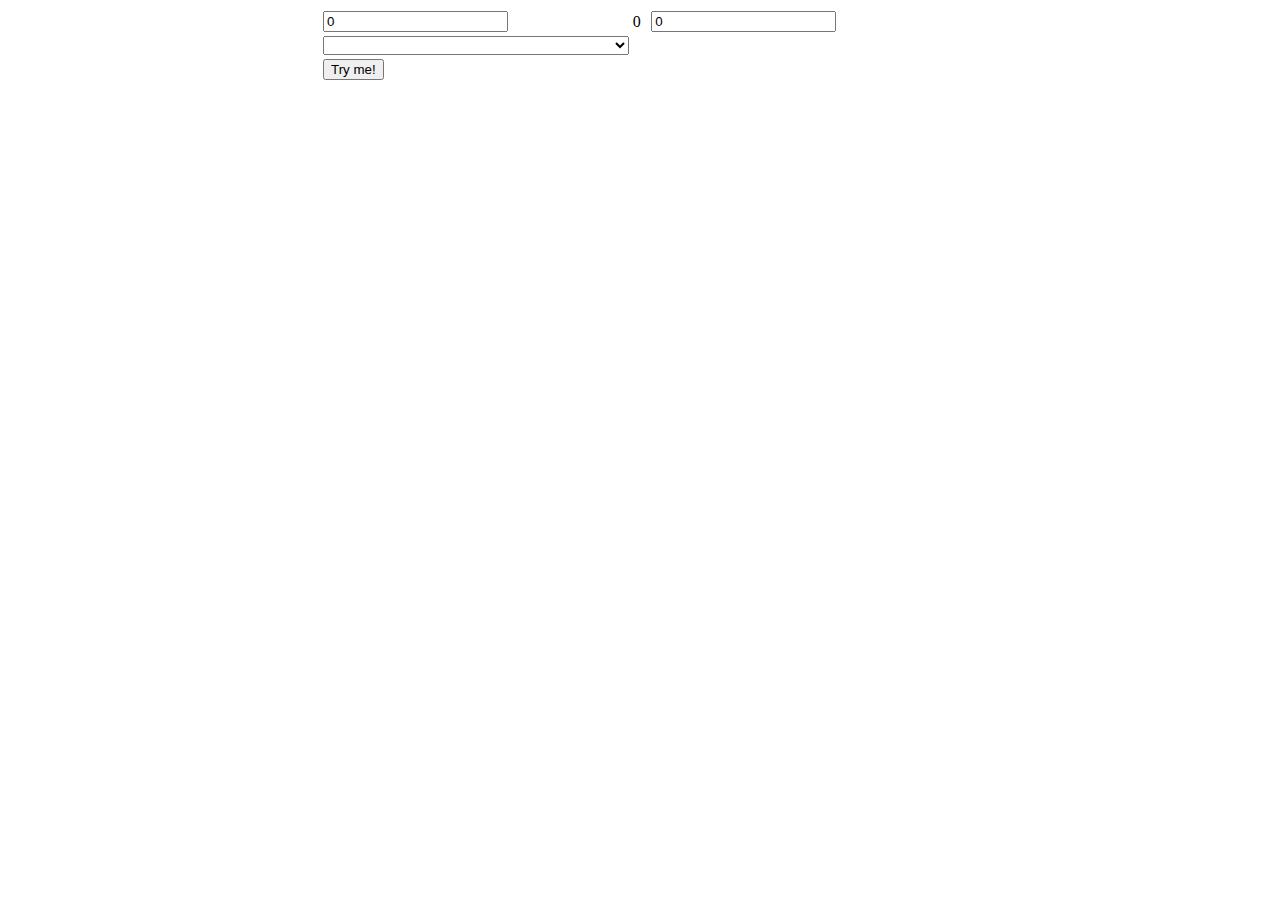
<file: D09/ex01/calc.html>
<html>
	<head>
		<title>It's over 9000</title>
	</head>
	<body>
		<table style='width: 50vmax;' align=center>
			<tr>
				<td style='background: AA5533;'>
					<input id="gauche" type="text" value="0"></input>
				</td>
				<td id="ope">
					<p id="tot">0</p>
				</td>
				<td style='background: CC4422;'>
					<input id="droite" type="text" value="0"></input>
				</td>
			</tr>
			<tr>
				<td>
					<select id='selection' style='width: 100%;'>
						<option value='' selected></option>
						<option value='+'>+</option>
						<option value='-'>-</option>
						<option value='*'>*</option>
						<option value='/'>/</option>
						<option value='%'>%</option>
					</select>
				</td>
			</tr>
			<tr>
				<td>
				<input id="egal" onclick="total();" type=submit value="Try me!"></input>
				</td>
			</tr>
		</table>
		<script>
			var result = 0;
			var ope = '+';
			function total(){
				var tmp = document.getElementById("selection").value;
				if (tmp != '')
					ope = tmp;
				else
					ope = "-1";
				document.getElementById("selection").value = '';
				var gch = document.getElementById("gauche").value;
				var drte = document.getElementById("droite").value;
				if (ope == "-1" || parseInt(gch) != gch || gch < 0 || drte < 0)
				{
					alert('Error :(');
					return ;
				}
				else if (ope == '+')
				result = parseInt(gch) + parseInt(drte);
				else if (ope == '-')
				result = gch - drte;
				else if (ope == '/')
				{
					if (drte == 0)
					{
						alert("It\'s over 9000!");
						console.log("It\'s over 9000!");
						return ;
					}
					result = gch / drte;
				}
				else if (ope == '*')
				result = gch * drte;
				else if (ope == '%')
				{
					if (drte == 0)
					{
						alert('It\'s over 9000!');
						console.log('It\'s over 9000!');
						return ;
					}
					result = gch % drte;
				}
				var element = document.getElementById('ope');
				var elem = document.getElementById('tot');
				result = result + ""
				alert(result);
				console.log(result);
				element.removeChild(elem);
				var var_text = document.createTextNode(result);
				elem = document.createElement('p');
				elem.setAttribute('id', 'tot');
				elem.appendChild(var_text);
				element.appendChild(elem);
			}
			setInterval(function(){alert("Please, use me...")}, 30000);
		</script>
	</body>
</html>
</file>
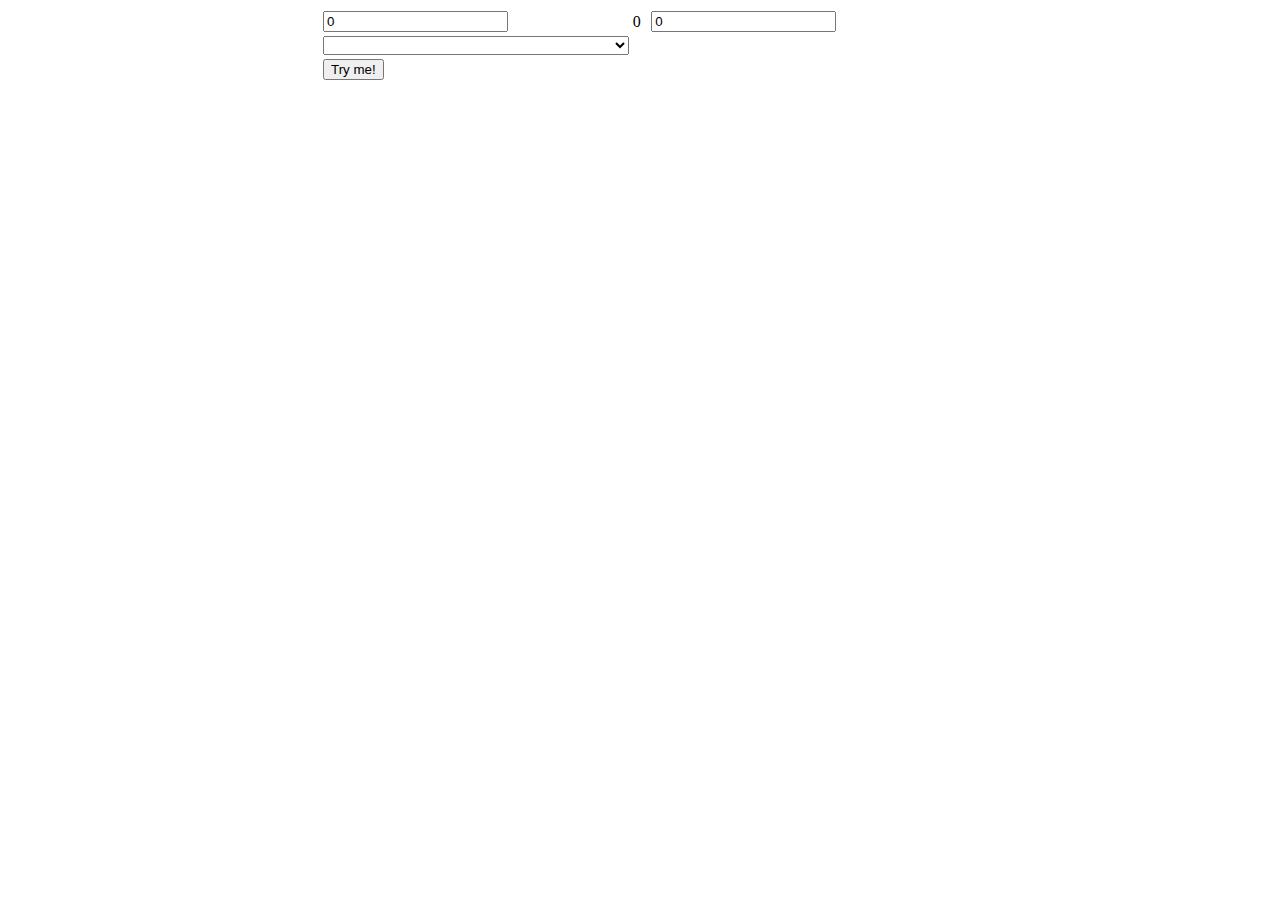
<file: D09/ex01bis/calc.html>
<html>
	<head>
		<title>It's over 9000</title>
		<script src="http://code.jquery.com/jquery-1.11.2.min.js"></script>
	</head>
	<body>
		<table style='width: 50vmax;' align=center>
			<tr>
				<td style='background: AA5533;'>
					<input id="gauche" type="text" value="0"></input>
				</td>
				<td id="ope">
					<p id="tot">0</p>
				</td>
				<td style='background: CC4422;'>
					<input id="droite" type="text" value="0"></input>
				</td>
			</tr>
			<tr>
				<td>
					<select id='selection' style='width: 100%;'>
						<option value='' selected></option>
						<option value='+'>+</option>
						<option value='-'>-</option>
						<option value='*'>*</option>
						<option value='/'>/</option>
						<option value='%'>%</option>
					</select>
				</td>
			</tr>
			<tr>
				<td>
				<input id="egal" type=submit value="Try me!"></input>
				</td>
			</tr>
		</table>
		<script>
			var result = 0;
			var ope = '';
			$("#egal").click(function() {
				var tmp = $("#selection").val();
				if (tmp != '')
					ope = tmp;
				else
				ope = "-1";
				$("#selection").val();
				var gch = $("#gauche").val();
				var drte = $("#droite").val();
				if (ope == "-1" || parseInt(gch) != gch || gch < 0 || drte < 0)
				{
					alert('Error :(');
					return ;
				}
				else if (ope == '+')
				result = parseInt(gch) + parseInt(drte);
				else if (ope == '-')
				result = gch - drte;
				else if (ope == '/')
				{
					if (drte == 0)
					{
						alert("It\'s over 9000!");
						console.log("It\'s over 9000!");
						return ;
					}
					result = gch / drte;
				}
				else if (ope == '*')
				result = gch * drte;
				else if (ope == '%')
				{
					if (drte == 0)
					{
						alert('It\'s over 9000!');
						console.log('It\'s over 9000!');
						return ;
					}
					result = gch % drte;
				}
				var element = $("#ope");
				var elem = $("#tot");
				result = result + ""
				alert(result);
				console.log(result);
				elem.remove();
				element.append("<p id=\"tot\">" + result + "</p>");
			});
			setInterval(function(){alert("Please, use me...")}, 30000);
		</script>
	</body>
</html>
</file>
<file: D00/ex02/doft.css>
body{
	background-color: #505050;
}
.side_up{
	width: 2000px;
	height: 200px;
	margin-left: 250px;
	margin-top: 50px;
	background-color: #909090;
	box-shadow: 10px 10px 5px black;
	border-radius: 20px; 
}
#day_of_the_42{
	margin-top: 15px;
	margin-left:20px;
	width: 40%;
	height: 90%;
}
#loupe{
	position: absolute;
	margin-left: 890px;
	margin-top: 75px;
}
#close{
	position: absolute;
	margin-left: -40px;
	margin-top: 160px;
}
#reload{
	position: absolute;
	width: 30px;
	height: 30px;
	margin-top: 10px;
	margin-left: -40px;
}
#side_right{
	float: right;
}
#side_right img{
	display: block;
}
.colonne{
	float: left;
	background-color: #909090;
	box-shadow: 10px 10px 5px black;
	border-radius: 20px; 
	margin-top: 30px;
}
.dimension_1{
	width: 150px;
	height: 500px;
	margin-left: 400px;
}
.dimension_2{
	width: 1300px;
	margin-left: 30px;
	margin-right: 30px;
}
.dimension_3{
	width: 150px;
	height: 500px;
	height: 500px;
	margin-right: 400px;
}
.dimension_2 img, #brick{
	width: 1270px;
	margin-bottom: 1%;
	margin-left: 1%;
	margin-top: 1%;
}
#brick{
	width: 130px;
	height: 70px;
	margin-left: 10px;
	background-image: url("resources/brick.jpg");
}
.dimension_1 img, .dimension_3 img{
	display: block;
	margin:auto;
	max-width: 60%;
	max-height: 25%;
}
#form{
	background-color: #84fb84;
	box-shadow: 10px 10px 5px black;
	border-radius: 20px;
	position: absolute;
	width: 550px;
	height: 150px;
	margin-left: 300px;
	margin-top: 650px; 	
}
#reponse{
	position: absolute;
	margin-left: 425px;
	margin-top: 152px;
}
#field{
	position: absolute;
	margin-top: 152px;
	margin-left: 10px;
	width: 400px;
	z-index: 1;
}
#intro{
	margin-left: 10px;
	margin-bottom: -150px;
	font-family: Arial;
}
span{
	font-size: 40px;
}
em{
	text-shadow: 2px 5px 5px red;
}
#oeil{
	border:5px red solid;
	border-radius: 10px;
}
</file>
<file: D00/ex03/responsive.css>
body {
			background-image: url("https://d1n7iqsz6ob2ad.cloudfront.net/document/landing/635x200/54cf8cb1d34c0.jpeg");
		}
		h1 {
			color:white;
			text-align: right;
		}
		hr {
			color:grey;
			width: 100%;
		}
		p{
			text-align: center;
			font-family: monospace;
		}
		td{
			text-align: center;
			border: 1px solid black;
			width: 5%;
		}
		.letter{
			font-size: 2vw;
			text-align: center;
			font-weight: bold;
		}
		table{
			width: 100%;
		}
		.number td, .col-num{
			border: none;
		}
		.alcalins{
			background-color: #E70739;
		}
		.alcalino-terreux{
			background-color:#FFDA8C;
		}
		.metaux-transition{
			background-color:#FFB6B8;
		}
		.metaux-pauvre{
			background-color:#A2B5BF;
		}
		.metalloides{
			background-color:#BD8D46;
		}
		.autre-metaux{
			background-color: #8FCF3C;
		}
		.halogenes{
			background-color:#FFF168;
		}
		.gaz-nobles{
			background-color: #5EB6DD;
		}
		.produit{
			border: 3px dashed black;
		}
		.element-synthetique{
			border: 3px solid orange;
		}
		.vide{
			border:none;
		}
		.lanthanides{
			background-color:#8E3557;
		}
		.Actinides{
			background-color: #4A1A2C;
		}
		.non-classe{
			background-color: #CCCCCC;
		}
		thead td{
			border:none;
			font-size: 3vw;

		}
		.number p{
			position: relative;
			font-size: 1vw;
		}
		.atomic{
			text-align: right;
			margin-bottom: 2%;
			margin-top: 2%;
			font-size: 0.5vw;

		}
		.rank{
			float: left;
			margin-bottom: 2%;
			margin-top: 2%;
			font-size: 0.5vw;
		}
</file>
